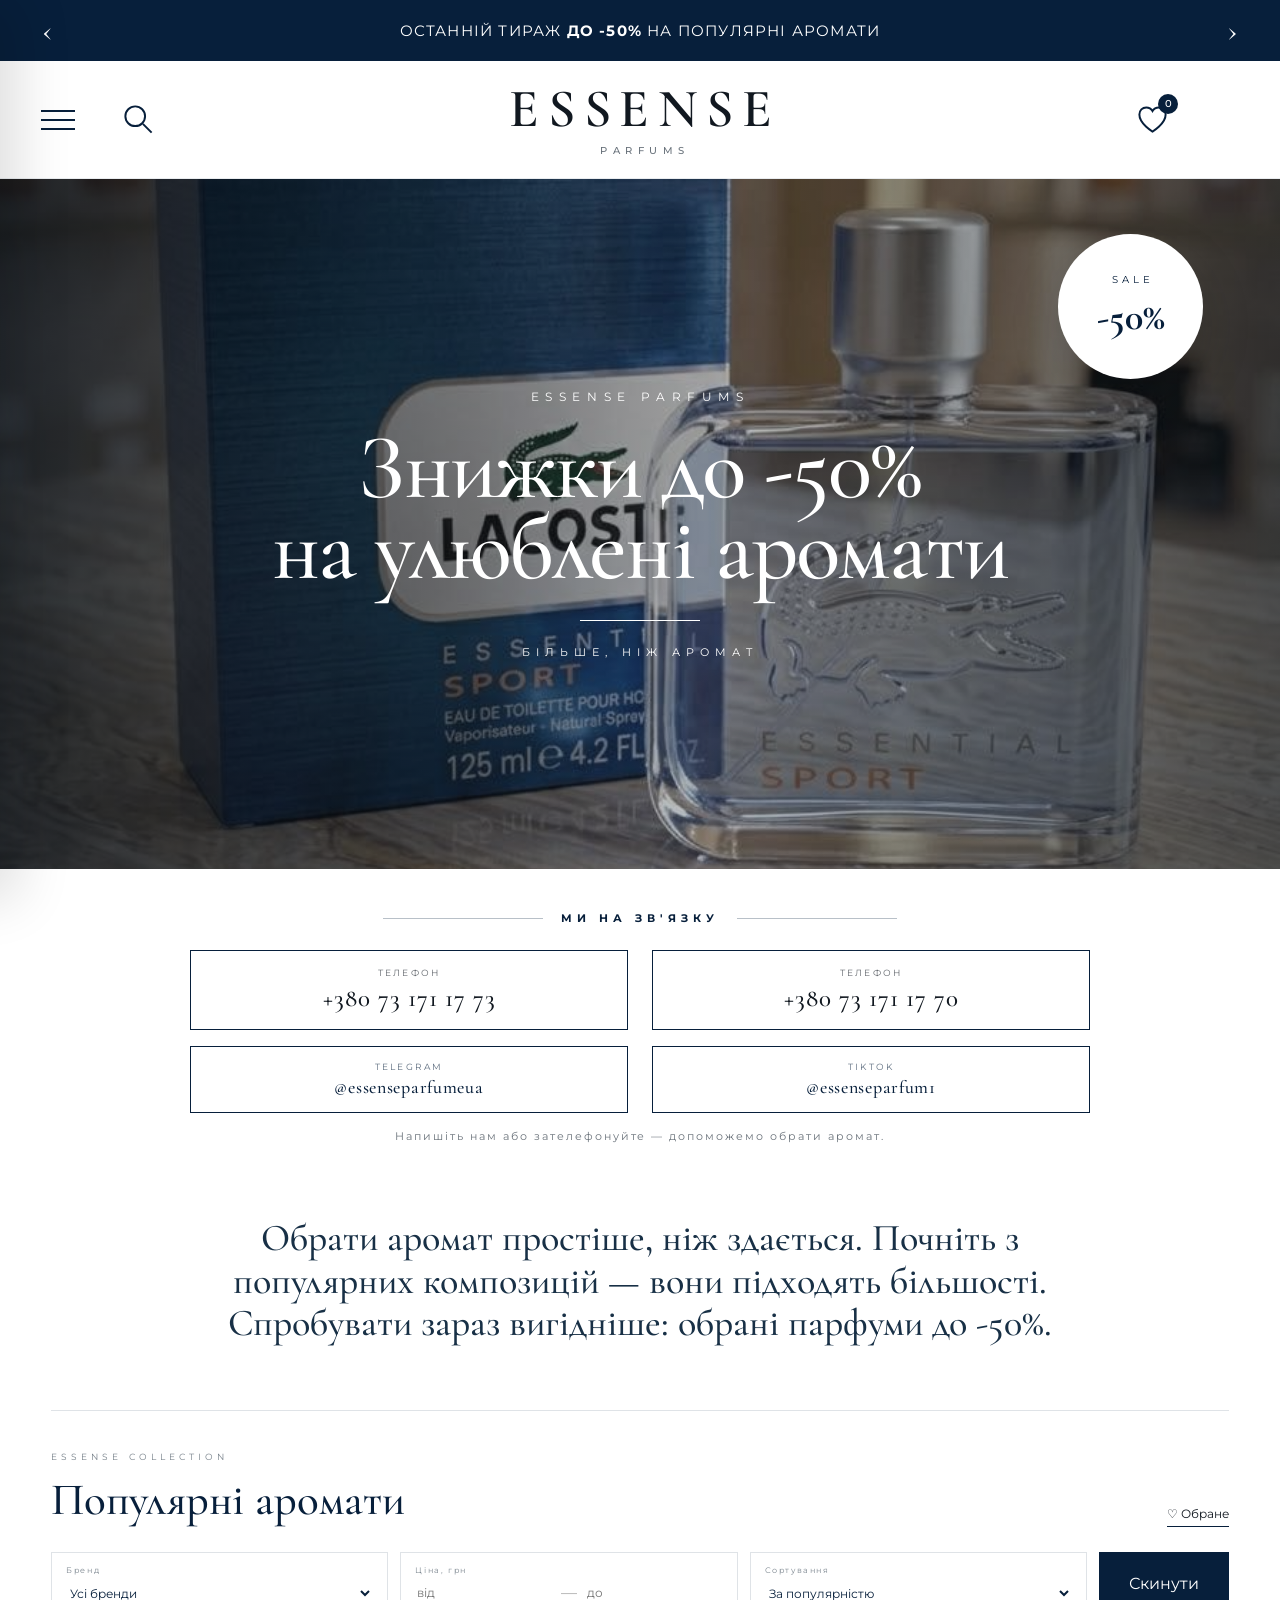
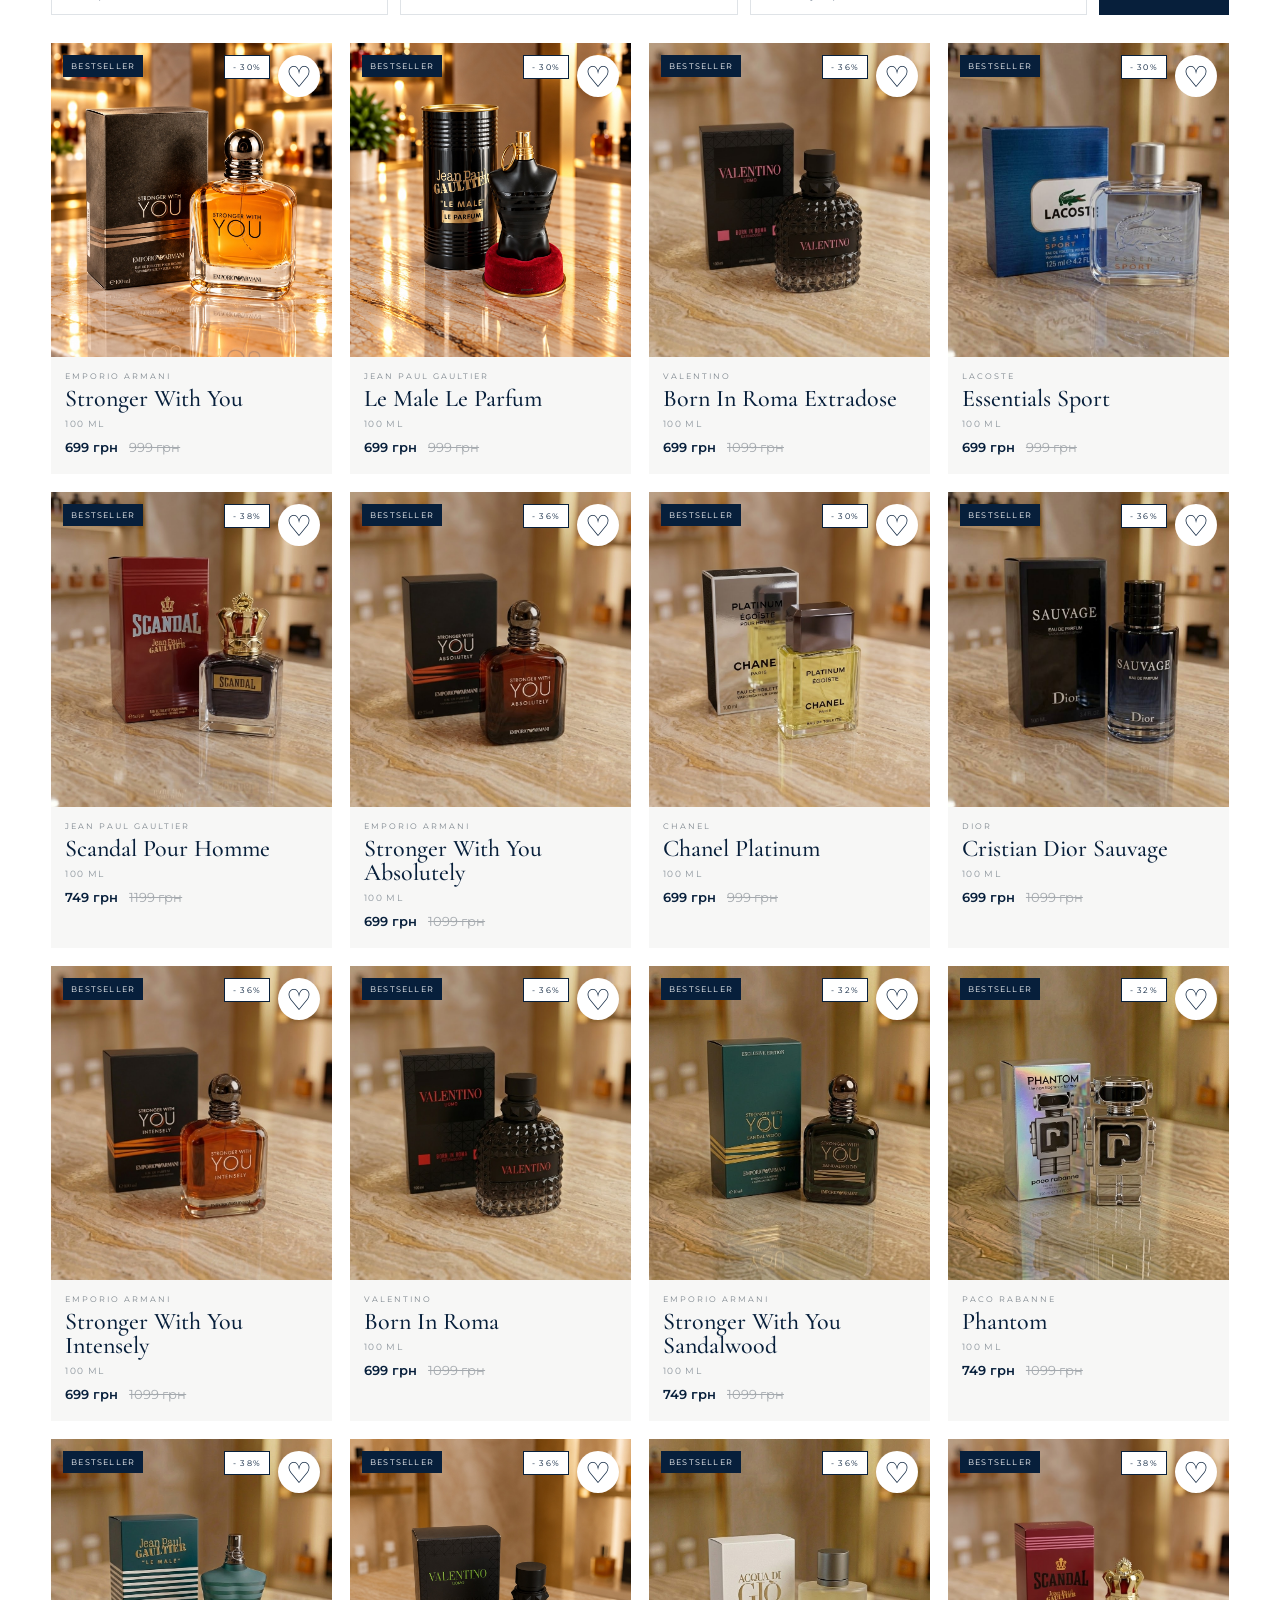
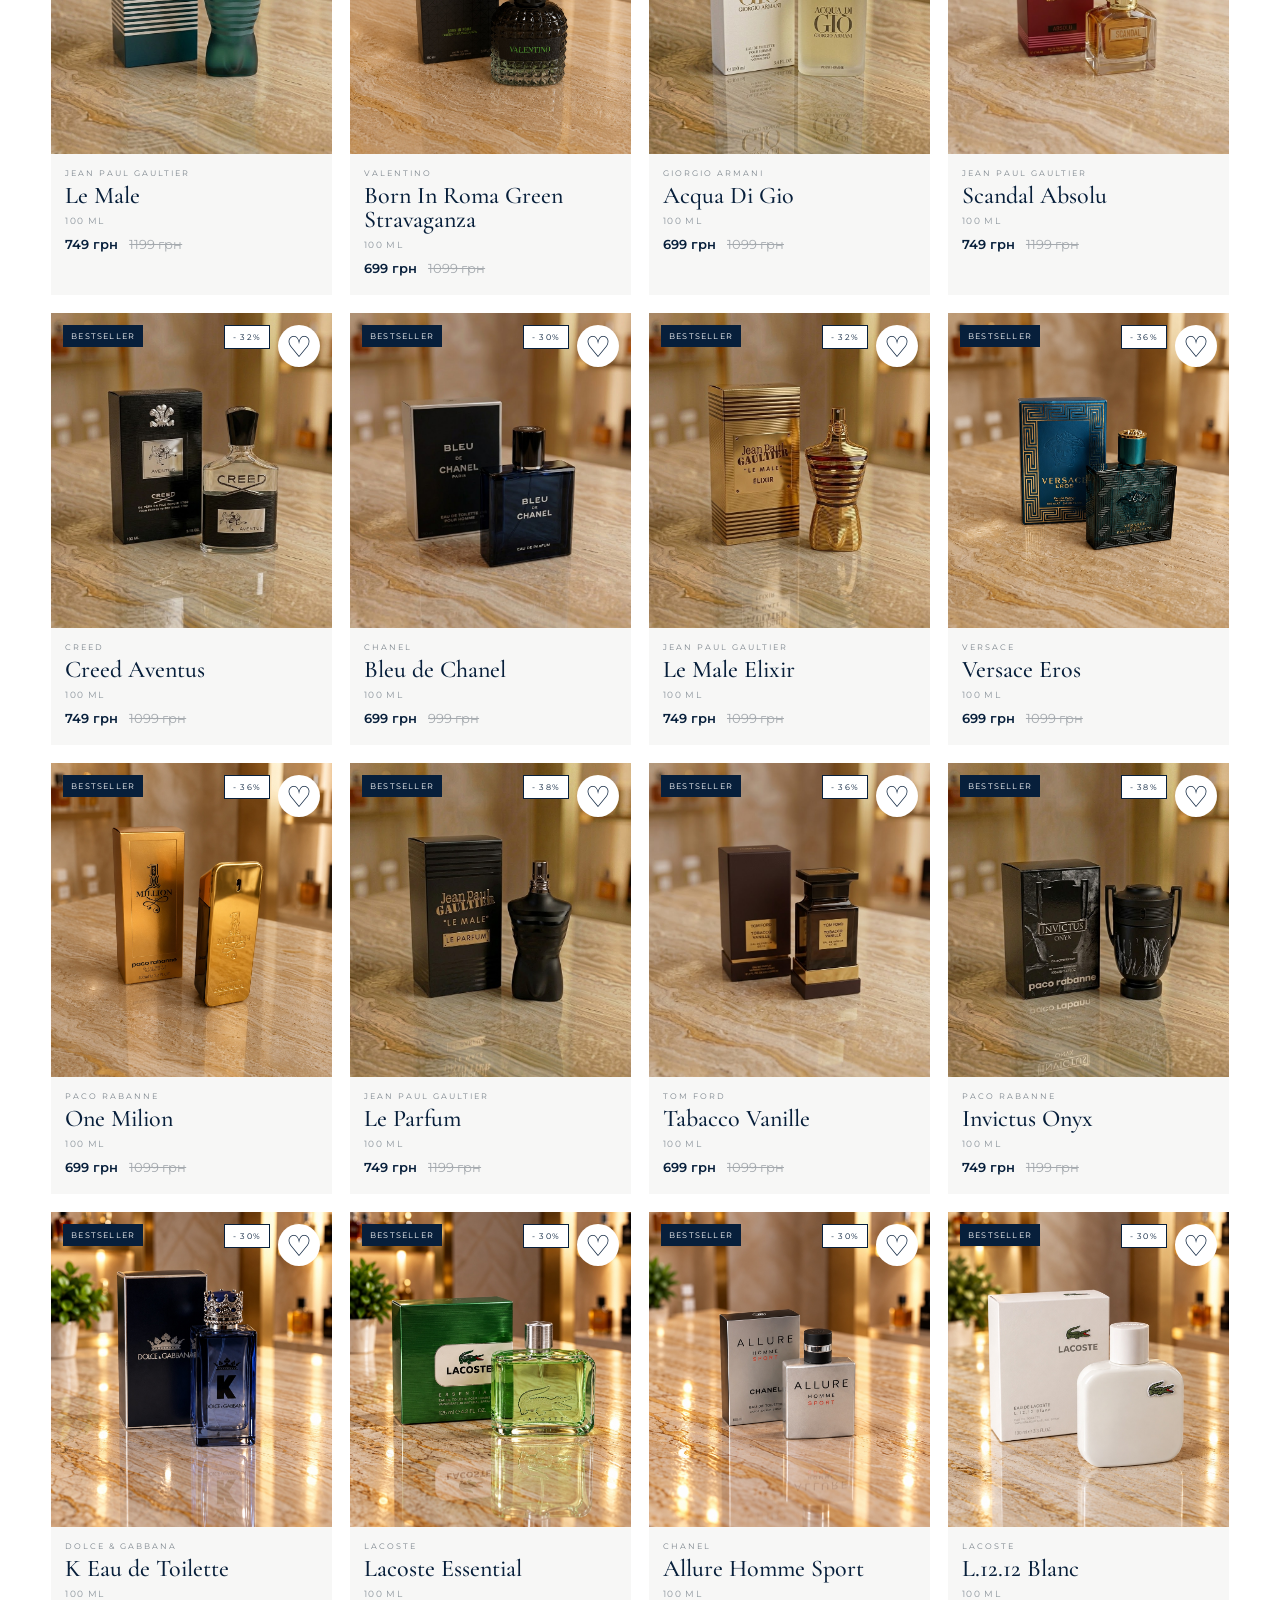
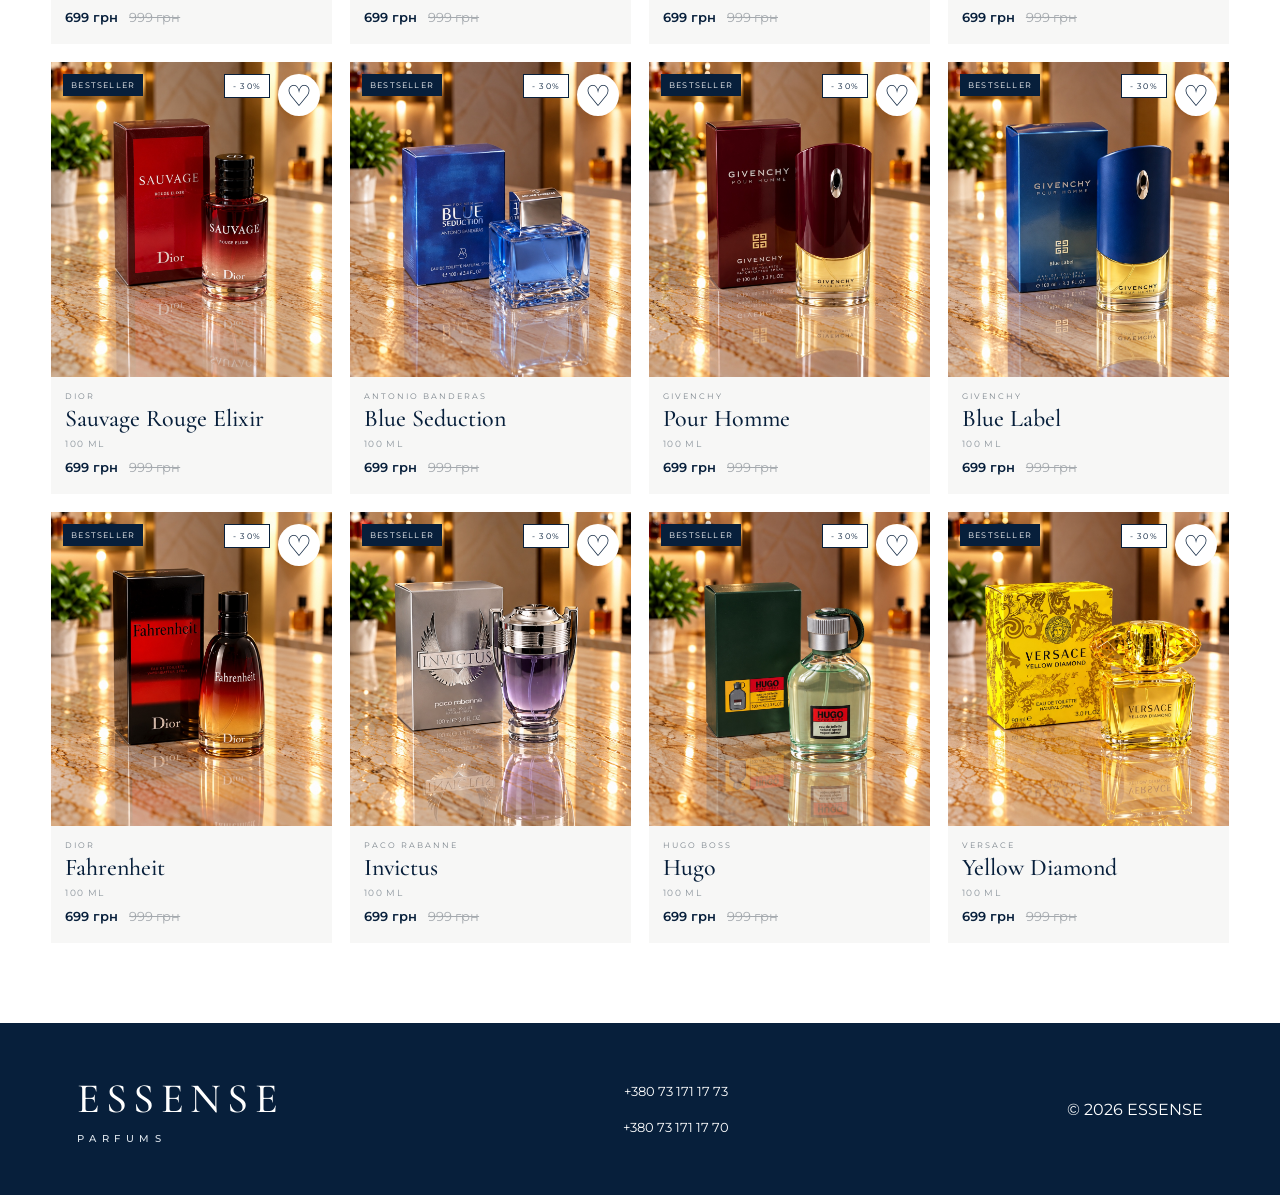
<file: index.html>
<!doctype html>
<html lang="uk">
<head>
<!-- Google tag (gtag.js) -->
<script async src="https://www.googletagmanager.com/gtag/js?id=G-Y0T70NH7CZ"></script>
<script>
  window.dataLayer = window.dataLayer || [];
  function gtag(){dataLayer.push(arguments);}
  gtag('js', new Date());
  gtag('config', 'G-Y0T70NH7CZ');
</script>
<meta charset="utf-8"><meta name="viewport" content="width=device-width,initial-scale=1,viewport-fit=cover">
<title>Essense-Інтернет магазин парфумів та ароматів</title>
<meta name="description" content="ESSENSE — парфуми та аромати. Знижки до 50%.">
<link rel="preconnect" href="https://fonts.googleapis.com"><link rel="preconnect" href="https://fonts.gstatic.com" crossorigin>
<link href="https://fonts.googleapis.com/css2?family=Cormorant+Garamond:wght@400;500;600;700&family=Montserrat:wght@400;500;600&display=swap" rel="stylesheet">
<link rel="stylesheet" href="style.css">
</head>
<body>
<div id="loader"><div class="loader-logo">ESSENSE</div><div class="loader-sub">PARFUMS</div><div class="loader-line"><span></span></div></div>

<div class="sale-bar"><button aria-label="Попередня">‹</button><span>ОСТАННІЙ ТИРАЖ <b>ДО -50%</b> НА ПОПУЛЯРНІ АРОМАТИ</span><button aria-label="Наступна">›</button></div>
<header class="site-header">
  <button class="header-icon menu-btn" id="menuBtn" aria-label="Меню"><i></i><i></i><i></i></button>
  <button class="header-icon search-btn" id="searchBtn" aria-label="Пошук"><svg viewBox="0 0 32 32"><circle cx="13" cy="13" r="9"></circle><path d="M20 20l8 8"></path></svg></button>
  <a class="brand-logo" href="index.html"><span>ESSENSE</span><small>PARFUMS</small></a>
  <a class="header-icon heart-link" href="favorites.html" aria-label="Обране"><svg viewBox="0 0 32 32"><path d="M16 27S4 20 4 11.5C4 7.5 6.8 5 10.3 5c2.4 0 4.6 1.4 5.7 3.3C17.1 6.4 19.3 5 21.7 5 25.2 5 28 7.5 28 11.5 28 20 16 27 16 27z"></path></svg><b id="favCount">0</b></a>
  
</header>

<div class="search-panel" id="searchPanel" aria-hidden="true"><div class="search-inner"><div class="search-top"><span class="search-label">ПОШУК</span><button id="closeSearch" type="button" aria-label="Закрити пошук">×</button></div><div class="search-field"><svg viewBox="0 0 32 32"><circle cx="13" cy="13" r="9"></circle><path d="M20 20l8 8"></path></svg><input id="searchInput" type="search" placeholder="Що ви шукаєте?" autocomplete="off"></div></div></div>
<div class="drawer-backdrop" id="drawerBackdrop"></div>
<aside class="drawer" id="drawer"><button id="closeDrawer">×</button><div class="drawer-logo">ESSENSE<small>PARFUMS</small></div><a href="index.html">Головна</a><a href="#catalog">Каталог</a><a href="favorites.html">Обране</a><a href="cart.html">Кошик</a><a href="#contacts">Контакти</a></aside>

<main>
<section class="hero">
  <div class="hero-photo"><img src="images/IMG_4388.jpeg" alt="ESSENSE аромат"></div>
  <div class="hero-shade"></div>
  <div class="sale-circle"><small>SALE</small><strong>-50%</strong></div>
  <div class="hero-copy"><p>ESSENSE PARFUMS</p><h1>Знижки до -50%<br>на улюблені аромати</h1><span></span><small>БІЛЬШЕ, НІЖ АРОМАТ</small></div>
</section>

<section class="contact-strip" id="contacts">
  <div class="section-kicker"><span></span><b>МИ НА ЗВ'ЯЗКУ</b><span></span></div>
  <div class="phones">
    <a href="tel:+380731711773"><small>ТЕЛЕФОН</small><strong>+380 73 171 17 73</strong></a>
    <a href="tel:+380731711770"><small>ТЕЛЕФОН</small><strong>+380 73 171 17 70</strong></a>
  </div>
  <div class="social-links">
    <a href="https://t.me/essenseparfumeua" target="_blank" rel="noopener"><span>TELEGRAM</span><strong>@essenseparfumeua</strong></a>
    <a href="https://www.tiktok.com/@essenseparfum1" target="_blank" rel="noopener"><span>TIKTOK</span><strong>@essenseparfum1</strong></a>
  </div>
  <p>Напишіть нам або зателефонуйте — допоможемо обрати аромат.</p>
</section>

<section class="intro"><p>Обрати аромат простіше, ніж здається. Почніть з популярних композицій — вони підходять більшості. Спробувати зараз вигідніше: обрані парфуми до -50%.</p></section>

<section id="catalog" class="catalog-section">
  <div class="catalog-title"><div><span>ESSENSE COLLECTION</span><h2>Популярні аромати</h2></div><a href="favorites.html">♡ Обране</a></div>
  <div class="mobile-controls"><button id="mobileFilter">☷ &nbsp; Фільтр</button><button id="mobileSort">↑↓ &nbsp; Сортувати</button></div>
  <div class="filters" id="filters"><div><label>Бренд</label><select id="brandFilter"><option value="all">Усі бренди</option></select></div><div><label>Ціна, грн</label><div class="price-inputs"><input id="minPrice" type="number" placeholder="від"><span>—</span><input id="maxPrice" type="number" placeholder="до"></div></div><div><label>Сортування</label><select id="sortFilter"><option value="default">За популярністю</option><option value="cheap">Від дешевих</option><option value="expensive">Від дорогих</option><option value="az">За назвою А–Я</option></select></div><button id="resetFilters">Скинути</button></div>
  <div id="searchInfo" class="search-info"></div><div id="products" class="grid"></div>
</section>
</main>
<footer><div class="footer-logo">ESSENSE <small>PARFUMS</small></div><div><a href="tel:+380731711773">+380 73 171 17 73</a><a href="tel:+380731711770">+380 73 171 17 70</a></div><p>© 2026 ESSENSE</p></footer>
<nav class="bottom-nav"><a href="index.html"><span>⌂</span>Головна</a><a href="index.html#catalog"><span>⌕</span>Пошук</a><a href="favorites.html"><span>♡</span>Обране</a><a href="cart.html"><span><svg class="nav-cart-svg" viewBox="0 0 32 32" aria-hidden="true"><path d="M4 6h4l2.2 14.2a2 2 0 0 0 2 1.8h10.7a2 2 0 0 0 2-1.7L27 10H9" fill="none" stroke="currentColor" stroke-width="1.8" stroke-linecap="round" stroke-linejoin="round"/><circle cx="13" cy="26" r="1.8" fill="currentColor"/><circle cx="23" cy="26" r="1.8" fill="currentColor"/></svg></span>Кошик</a></nav>
<div id="toast"></div><script src="script.js"></script>
</body></html>
</file>
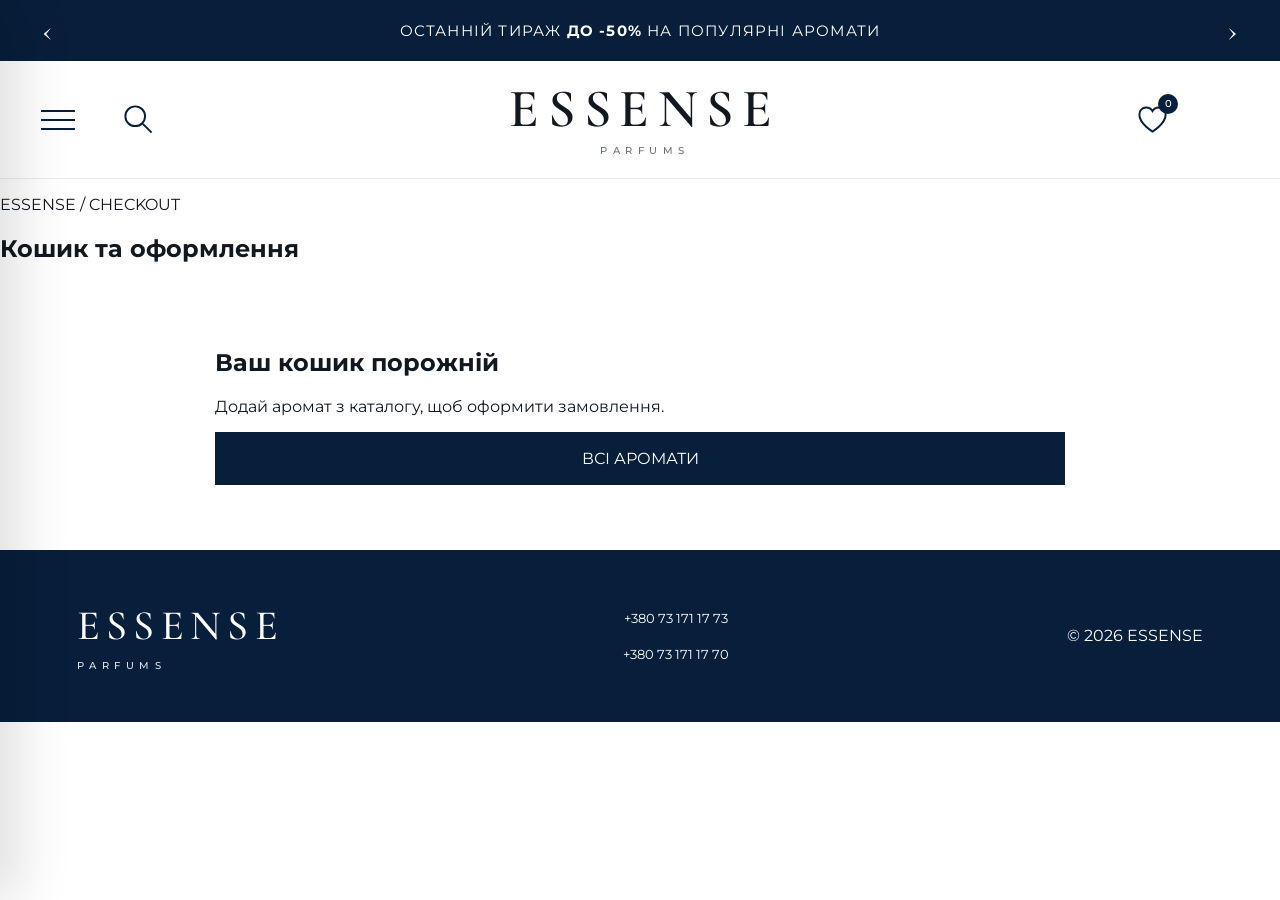
<file: cart.html>
<!doctype html><html lang="uk"><head><meta charset="utf-8"><meta name="viewport" content="width=device-width,initial-scale=1,viewport-fit=cover"><title>ESSENSE — Кошик</title><link rel="preconnect" href="https://fonts.googleapis.com"><link rel="preconnect" href="https://fonts.gstatic.com" crossorigin><link href="https://fonts.googleapis.com/css2?family=Cormorant+Garamond:wght@400;500;600;700&family=Montserrat:wght@400;500;600&display=swap" rel="stylesheet"><link rel="stylesheet" href="style.css"></head><body><div id="loader"><div class="loader-logo">ESSENSE</div><div class="loader-sub">PARFUMS</div><div class="loader-line"><span></span></div></div><div class="sale-bar"><button aria-label="Попередня">‹</button><span>ОСТАННІЙ ТИРАЖ <b>ДО -50%</b> НА ПОПУЛЯРНІ АРОМАТИ</span><button aria-label="Наступна">›</button></div>
<header class="site-header">
  <button class="header-icon menu-btn" id="menuBtn" aria-label="Меню"><i></i><i></i><i></i></button>
  <button class="header-icon search-btn" id="searchBtn" aria-label="Пошук"><svg viewBox="0 0 32 32"><circle cx="13" cy="13" r="9"></circle><path d="M20 20l8 8"></path></svg></button>
  <a class="brand-logo" href="index.html"><span>ESSENSE</span><small>PARFUMS</small></a>
  <a class="header-icon heart-link" href="favorites.html" aria-label="Обране"><svg viewBox="0 0 32 32"><path d="M16 27S4 20 4 11.5C4 7.5 6.8 5 10.3 5c2.4 0 4.6 1.4 5.7 3.3C17.1 6.4 19.3 5 21.7 5 25.2 5 28 7.5 28 11.5 28 20 16 27 16 27z"></path></svg><b id="favCount">0</b></a>
  
</header>
<div class="search-panel" id="searchPanel" aria-hidden="true"><div class="search-inner"><div class="search-top"><span class="search-label">ПОШУК</span><button id="closeSearch" type="button" aria-label="Закрити пошук">×</button></div><div class="search-field"><svg viewBox="0 0 32 32"><circle cx="13" cy="13" r="9"></circle><path d="M20 20l8 8"></path></svg><input id="searchInput" type="search" placeholder="Що ви шукаєте?" autocomplete="off"></div></div></div>
<div class="drawer-backdrop" id="drawerBackdrop"></div>
<aside class="drawer" id="drawer"><button id="closeDrawer">×</button><div class="drawer-logo">ESSENSE<small>PARFUMS</small></div><a href="index.html">Головна</a><a href="index.html#catalog">Каталог</a><a href="favorites.html">Обране</a><a href="cart.html">Кошик</a><a href="index.html#contacts">Контакти</a></aside><main><section class="section checkout-page"><p class="eyebrow">ESSENSE / CHECKOUT</p><h1 class="page-title">Кошик та оформлення</h1><div id="cart"></div></section></main><footer><div class="footer-logo">ESSENSE <small>PARFUMS</small></div><div><a href="tel:+380731711773">+380 73 171 17 73</a><a href="tel:+380731711770">+380 73 171 17 70</a></div><p>© 2026 ESSENSE</p></footer><nav class="bottom-nav"><a href="index.html"><span>⌂</span>Головна</a><a href="index.html#catalog"><span>⌕</span>Пошук</a><a href="favorites.html"><span>♡</span>Обране</a><a href="cart.html"><span><svg class="nav-cart-svg" viewBox="0 0 32 32" aria-hidden="true"><path d="M4 6h4l2.2 14.2a2 2 0 0 0 2 1.8h10.7a2 2 0 0 0 2-1.7L27 10H9" fill="none" stroke="currentColor" stroke-width="1.8" stroke-linecap="round" stroke-linejoin="round"/><circle cx="13" cy="26" r="1.8" fill="currentColor"/><circle cx="23" cy="26" r="1.8" fill="currentColor"/></svg></span>Кошик</a></nav><div id="toast"></div><script src="script.js"></script></body></html>
</file>
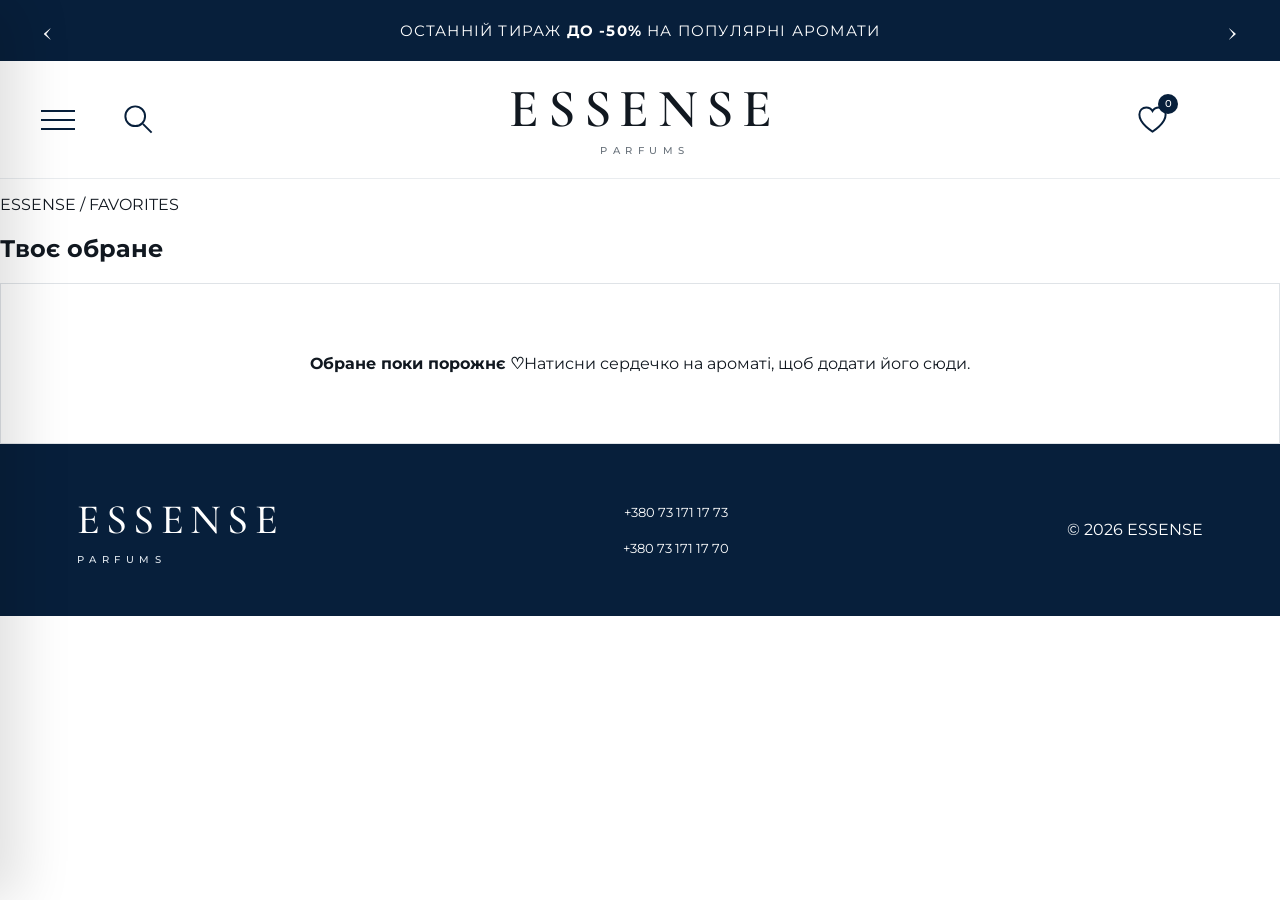
<file: favorites.html>
<!doctype html><html lang="uk"><head><meta charset="utf-8"><meta name="viewport" content="width=device-width,initial-scale=1,viewport-fit=cover"><title>ESSENSE — Обране</title><link rel="preconnect" href="https://fonts.googleapis.com"><link rel="preconnect" href="https://fonts.gstatic.com" crossorigin><link href="https://fonts.googleapis.com/css2?family=Cormorant+Garamond:wght@400;500;600;700&family=Montserrat:wght@400;500;600&display=swap" rel="stylesheet"><link rel="stylesheet" href="style.css"></head><body><div id="loader"><div class="loader-logo">ESSENSE</div><div class="loader-sub">PARFUMS</div><div class="loader-line"><span></span></div></div><div class="sale-bar"><button aria-label="Попередня">‹</button><span>ОСТАННІЙ ТИРАЖ <b>ДО -50%</b> НА ПОПУЛЯРНІ АРОМАТИ</span><button aria-label="Наступна">›</button></div>
<header class="site-header">
  <button class="header-icon menu-btn" id="menuBtn" aria-label="Меню"><i></i><i></i><i></i></button>
  <button class="header-icon search-btn" id="searchBtn" aria-label="Пошук"><svg viewBox="0 0 32 32"><circle cx="13" cy="13" r="9"></circle><path d="M20 20l8 8"></path></svg></button>
  <a class="brand-logo" href="index.html"><span>ESSENSE</span><small>PARFUMS</small></a>
  <a class="header-icon heart-link" href="favorites.html" aria-label="Обране"><svg viewBox="0 0 32 32"><path d="M16 27S4 20 4 11.5C4 7.5 6.8 5 10.3 5c2.4 0 4.6 1.4 5.7 3.3C17.1 6.4 19.3 5 21.7 5 25.2 5 28 7.5 28 11.5 28 20 16 27 16 27z"></path></svg><b id="favCount">0</b></a>
  
</header>
<div class="search-panel" id="searchPanel" aria-hidden="true"><div class="search-inner"><div class="search-top"><span class="search-label">ПОШУК</span><button id="closeSearch" type="button" aria-label="Закрити пошук">×</button></div><div class="search-field"><svg viewBox="0 0 32 32"><circle cx="13" cy="13" r="9"></circle><path d="M20 20l8 8"></path></svg><input id="searchInput" type="search" placeholder="Що ви шукаєте?" autocomplete="off"></div></div></div>
<div class="drawer-backdrop" id="drawerBackdrop"></div>
<aside class="drawer" id="drawer"><button id="closeDrawer">×</button><div class="drawer-logo">ESSENSE<small>PARFUMS</small></div><a href="index.html">Головна</a><a href="index.html#catalog">Каталог</a><a href="favorites.html">Обране</a><a href="cart.html">Кошик</a><a href="index.html#contacts">Контакти</a></aside><main><section class="section"><p class="eyebrow">ESSENSE / FAVORITES</p><h1 class="page-title">Твоє обране</h1><div id="favorites" class="grid"></div></section></main><footer><div class="footer-logo">ESSENSE <small>PARFUMS</small></div><div><a href="tel:+380731711773">+380 73 171 17 73</a><a href="tel:+380731711770">+380 73 171 17 70</a></div><p>© 2026 ESSENSE</p></footer><nav class="bottom-nav"><a href="index.html"><span>⌂</span>Головна</a><a href="index.html#catalog"><span>⌕</span>Пошук</a><a href="favorites.html"><span>♡</span>Обране</a><a href="cart.html"><span><svg class="nav-cart-svg" viewBox="0 0 32 32" aria-hidden="true"><path d="M4 6h4l2.2 14.2a2 2 0 0 0 2 1.8h10.7a2 2 0 0 0 2-1.7L27 10H9" fill="none" stroke="currentColor" stroke-width="1.8" stroke-linecap="round" stroke-linejoin="round"/><circle cx="13" cy="26" r="1.8" fill="currentColor"/><circle cx="23" cy="26" r="1.8" fill="currentColor"/></svg></span>Кошик</a></nav><div id="toast"></div><script src="script.js"></script></body></html>
</file>
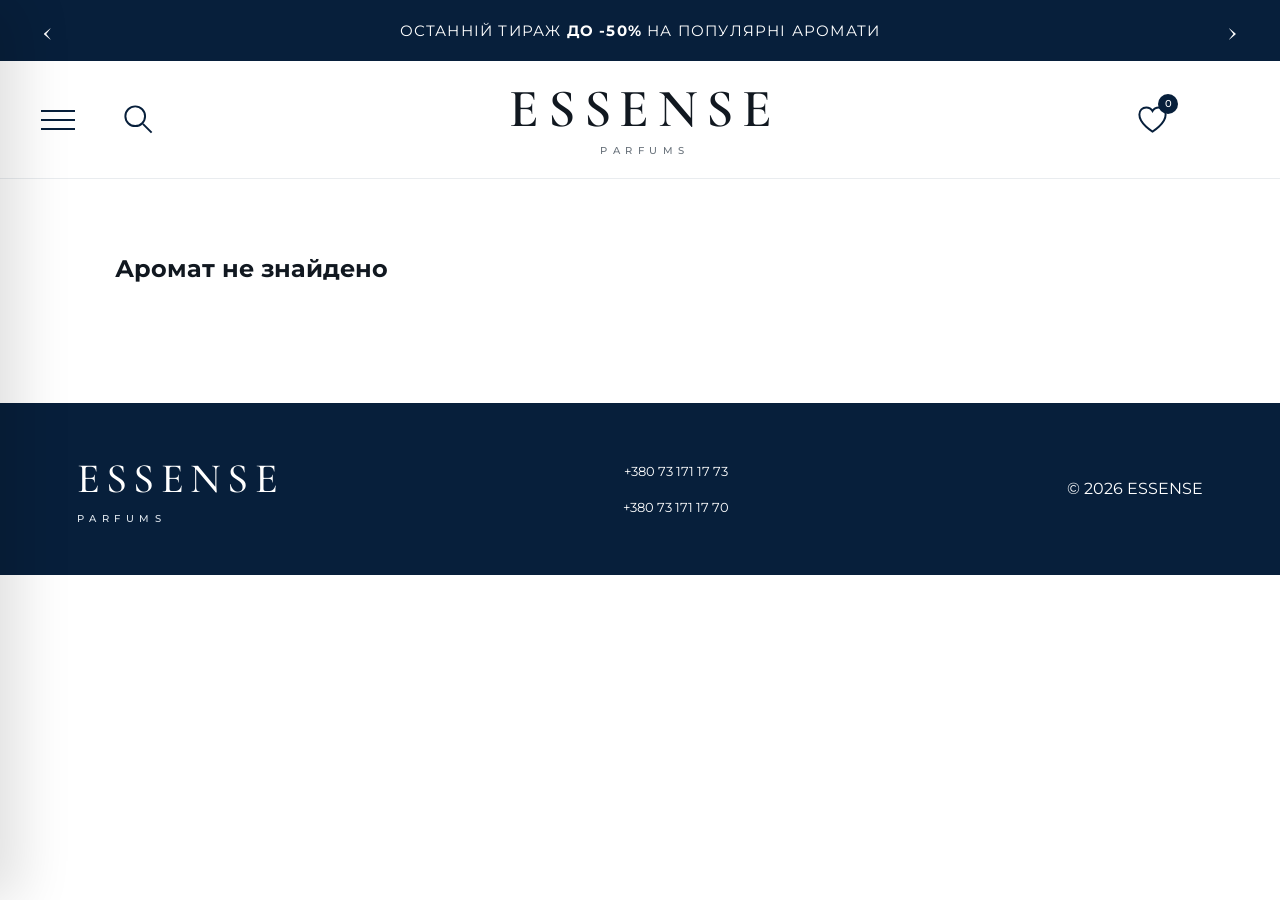
<file: product.html>
<!doctype html><html lang="uk"><head><meta charset="utf-8"><meta name="viewport" content="width=device-width,initial-scale=1,viewport-fit=cover"><title>ESSENSE — Аромат</title><link rel="preconnect" href="https://fonts.googleapis.com"><link rel="preconnect" href="https://fonts.gstatic.com" crossorigin><link href="https://fonts.googleapis.com/css2?family=Cormorant+Garamond:wght@400;500;600;700&family=Montserrat:wght@400;500;600&display=swap" rel="stylesheet"><link rel="stylesheet" href="style.css"></head><body><div id="loader"><div class="loader-logo">ESSENSE</div><div class="loader-sub">PARFUMS</div><div class="loader-line"><span></span></div></div><div class="sale-bar"><button aria-label="Попередня">‹</button><span>ОСТАННІЙ ТИРАЖ <b>ДО -50%</b> НА ПОПУЛЯРНІ АРОМАТИ</span><button aria-label="Наступна">›</button></div>
<header class="site-header">
  <button class="header-icon menu-btn" id="menuBtn" aria-label="Меню"><i></i><i></i><i></i></button>
  <button class="header-icon search-btn" id="searchBtn" aria-label="Пошук"><svg viewBox="0 0 32 32"><circle cx="13" cy="13" r="9"></circle><path d="M20 20l8 8"></path></svg></button>
  <a class="brand-logo" href="index.html"><span>ESSENSE</span><small>PARFUMS</small></a>
  <a class="header-icon heart-link" href="favorites.html" aria-label="Обране"><svg viewBox="0 0 32 32"><path d="M16 27S4 20 4 11.5C4 7.5 6.8 5 10.3 5c2.4 0 4.6 1.4 5.7 3.3C17.1 6.4 19.3 5 21.7 5 25.2 5 28 7.5 28 11.5 28 20 16 27 16 27z"></path></svg><b id="favCount">0</b></a>
  
</header>
<div class="search-panel" id="searchPanel" aria-hidden="true"><div class="search-inner"><div class="search-top"><span class="search-label">ПОШУК</span><button id="closeSearch" type="button" aria-label="Закрити пошук">×</button></div><div class="search-field"><svg viewBox="0 0 32 32"><circle cx="13" cy="13" r="9"></circle><path d="M20 20l8 8"></path></svg><input id="searchInput" type="search" placeholder="Що ви шукаєте?" autocomplete="off"></div></div></div>
<div class="drawer-backdrop" id="drawerBackdrop"></div>
<aside class="drawer" id="drawer"><button id="closeDrawer">×</button><div class="drawer-logo">ESSENSE<small>PARFUMS</small></div><a href="index.html">Головна</a><a href="index.html#catalog">Каталог</a><a href="favorites.html">Обране</a><a href="cart.html">Кошик</a><a href="index.html#contacts">Контакти</a></aside><main><section class="section"><div id="productPage" class="product-page"></div></section></main><footer><div class="footer-logo">ESSENSE <small>PARFUMS</small></div><div><a href="tel:+380731711773">+380 73 171 17 73</a><a href="tel:+380731711770">+380 73 171 17 70</a></div><p>© 2026 ESSENSE</p></footer><nav class="bottom-nav"><a href="index.html"><span>⌂</span>Головна</a><a href="index.html#catalog"><span>⌕</span>Пошук</a><a href="favorites.html"><span>♡</span>Обране</a><a href="cart.html"><span><svg class="nav-cart-svg" viewBox="0 0 32 32" aria-hidden="true"><path d="M4 6h4l2.2 14.2a2 2 0 0 0 2 1.8h10.7a2 2 0 0 0 2-1.7L27 10H9" fill="none" stroke="currentColor" stroke-width="1.8" stroke-linecap="round" stroke-linejoin="round"/><circle cx="13" cy="26" r="1.8" fill="currentColor"/><circle cx="23" cy="26" r="1.8" fill="currentColor"/></svg></span>Кошик</a></nav><div id="toast"></div><script src="script.js"></script></body></html>
</file>
<file: style.css>
:root{--navy:#071f3b;--navy2:#0d2d50;--ink:#111820;--muted:#68717a;--line:#dfe3e7;--paper:#fff;--soft:#f6f7f8;--serif:'Cormorant Garamond',Georgia,serif;--sans:'Montserrat',Arial,sans-serif}
*{box-sizing:border-box}html{scroll-behavior:smooth}body{margin:0;background:#fff;color:var(--ink);font-family:var(--sans);overflow-x:hidden}a{color:inherit;text-decoration:none}button,input,select{font:inherit}button{cursor:pointer}
#loader{position:fixed;inset:0;background:#fff;z-index:9999;display:flex;flex-direction:column;align-items:center;justify-content:center;transition:opacity .7s,visibility .7s}.loaded #loader{opacity:0;visibility:hidden}.loader-logo{font:600 64px/1 var(--serif);letter-spacing:.18em;color:var(--navy)}.loader-sub{font-size:10px;letter-spacing:.5em;margin:13px 0;color:#66717c}.loader-line{width:170px;height:1px;background:#d8dde2;overflow:hidden}.loader-line span{display:block;width:100%;height:100%;background:var(--navy);transform:translateX(-100%);animation:load 1.5s forwards}@keyframes load{to{transform:translateX(0)}}
.sale-bar{height:61px;background:var(--navy);color:#fff;display:flex;align-items:center;justify-content:space-between;padding:0 36px;font-size:15px;letter-spacing:.08em;text-align:center}.sale-bar button{border:0;background:none;color:#fff;font-size:35px;font-family:var(--serif);line-height:1}.sale-bar b{font-weight:700}
.site-header{height:118px;background:#fff;border-bottom:1px solid #e9ecef;display:grid;grid-template-columns:80px 70px 1fr 70px 70px;align-items:center;padding:0 34px;position:relative;z-index:50}.brand-logo{text-align:center;justify-self:center}.brand-logo span{display:block;font:600 54px/1 var(--serif);letter-spacing:.16em}.brand-logo small,.drawer-logo small,.footer-logo small{display:block;font:500 10px var(--sans);letter-spacing:.55em;color:#69727b;margin-top:8px}.header-icon{position:relative;width:48px;height:48px;display:flex;align-items:center;justify-content:center;background:none;border:0;color:var(--navy)}.header-icon svg{width:35px;height:35px;fill:none;stroke:currentColor;stroke-width:1.8}.header-icon b{position:absolute;right:-2px;top:-2px;min-width:20px;height:20px;padding:0 5px;border-radius:20px;background:var(--navy);color:#fff;font:500 10px/20px var(--sans);text-align:center}.menu-btn{flex-direction:column;gap:7px}.menu-btn i{width:34px;height:2px;background:var(--navy);display:block}.search-btn{justify-self:start}.heart-link{justify-self:end}.cart-link{justify-self:end}
.search-panel{position:fixed;left:0;right:0;top:179px;background:#fff;z-index:80;transform:translateY(-120%);transition:.4s;border-bottom:1px solid #ddd}.search-panel.open{transform:translateY(0)}.search-inner{height:115px;max-width:1100px;margin:auto;display:flex;align-items:center;gap:20px;padding:0 30px;position:relative}.search-inner svg{width:35px;stroke:var(--navy);fill:none;stroke-width:2}.search-inner input{border:0;border-bottom:2px solid var(--navy);outline:0;width:100%;font-size:23px;padding:12px 0;color:var(--ink)}.search-inner input::placeholder{color:#9ca3aa}.search-inner button{position:absolute;right:30px;top:12px;border:0;background:none;font-size:34px}.search-inner span{position:absolute;left:30px;right:30px;bottom:18px}
.drawer{position:fixed;z-index:90;left:0;top:0;bottom:0;width:min(360px,88vw);background:#fff;padding:45px 34px;transform:translateX(-100%);transition:.45s;box-shadow:20px 0 50px rgba(0,0,0,.12)}.drawer.open{transform:translateX(0)}.drawer>button{position:absolute;right:25px;top:20px;border:0;background:none;font-size:38px;color:var(--navy)}.drawer-logo{font:600 40px var(--serif);letter-spacing:.15em;color:var(--navy);margin:35px 0 45px}.drawer a{display:block;padding:18px 0;border-bottom:1px solid var(--line);font:500 22px var(--serif)}.drawer-backdrop{position:fixed;inset:0;background:rgba(4,15,27,.45);z-index:85;opacity:0;visibility:hidden;transition:.3s}.drawer-backdrop.open{opacity:1;visibility:visible}
.hero{height:min(690px,calc(100vh - 179px));min-height:540px;position:relative;overflow:hidden;background:#0a1623}.hero-photo,.hero-photo img{position:absolute;inset:0;width:100%;height:100%}.hero-photo img{object-fit:cover;object-position:center 55%;filter:saturate(.7) contrast(.9)}.hero-shade{position:absolute;inset:0;background:linear-gradient(90deg,rgba(3,13,23,.78),rgba(3,13,23,.2) 55%,rgba(3,13,23,.62))}.hero-copy{position:absolute;inset:0;display:flex;flex-direction:column;align-items:center;justify-content:center;text-align:center;color:#fff;padding:30px}.hero-copy p{font-size:12px;letter-spacing:.55em;margin:0 0 24px}.hero-copy h1{font:500 clamp(48px,8vw,92px)/.88 var(--serif);margin:0;letter-spacing:-.02em}.hero-copy span{display:block;width:120px;height:1px;background:#fff;margin:30px 0 24px}.hero-copy small{font-size:11px;letter-spacing:.55em}.sale-circle{position:absolute;right:6%;top:8%;width:145px;height:145px;border-radius:50%;background:#fff;color:var(--navy);display:flex;flex-direction:column;align-items:center;justify-content:center;box-shadow:0 20px 50px rgba(0,0,0,.18);animation:float 4s ease-in-out infinite}.sale-circle small{font-size:10px;letter-spacing:.4em;margin-left:.4em}.sale-circle strong{font:700 38px var(--serif);margin-top:8px}@keyframes float{50%{transform:translateY(-9px)}}
.contact-strip{padding:42px 5% 38px;text-align:center;background:#fff}.section-kicker{display:flex;align-items:center;gap:18px;justify-content:center;color:var(--navy);font-size:11px;letter-spacing:.45em}.section-kicker span{height:1px;background:#b8c0c8;width:160px}.phones{display:grid;grid-template-columns:1fr 1fr;gap:24px;max-width:900px;margin:25px auto 16px}.phones a{border:1px solid var(--navy);padding:16px 20px;display:flex;flex-direction:column;gap:5px;transition:.3s}.phones a:hover{background:var(--navy);color:#fff}.phones small{font-size:9px;letter-spacing:.25em;opacity:.65}.phones strong{font:500 25px var(--serif);letter-spacing:.04em}.contact-strip>p{font-size:11px;letter-spacing:.18em;color:#6c747c}.intro{padding:25px 7% 65px;text-align:center}.intro p{max-width:900px;margin:auto;font:500 clamp(25px,3vw,38px)/1.12 var(--serif);color:#183046}
.catalog-section{padding:0 4% 80px}.catalog-title{display:flex;justify-content:space-between;align-items:end;border-top:1px solid var(--line);padding-top:34px;margin-bottom:25px}.catalog-title span{font-size:9px;letter-spacing:.45em;color:#77818a}.catalog-title h2{font:500 45px var(--serif);margin:8px 0 0;color:var(--navy)}.catalog-title>a{border-bottom:1px solid var(--navy);padding-bottom:5px;font-size:12px}.mobile-controls{display:none}.filters{display:grid;grid-template-columns:1fr 1fr 1fr 130px;gap:12px;margin-bottom:28px}.filters>div{border:1px solid var(--line);padding:12px 14px}.filters label{display:block;font-size:8px;letter-spacing:.2em;color:#7d8790;margin-bottom:8px}.filters select,.filters input{width:100%;border:0;outline:0;background:#fff;color:var(--navy);font-size:12px}.price-inputs{display:flex;gap:8px;align-items:center}.price-inputs span{color:#aaa}.filters>button{border:1px solid var(--navy);background:var(--navy);color:#fff}.search-info{font-size:11px;color:#7b858d;margin-bottom:12px}.grid{display:grid;grid-template-columns:repeat(4,1fr);gap:18px}.card{position:relative;background:#f7f7f6;cursor:pointer;transition:transform .35s,box-shadow .35s}.card:hover{transform:translateY(-6px);box-shadow:0 18px 45px rgba(7,31,59,.12)}.card-img{aspect-ratio:1/1.12;overflow:hidden;background:#f1f1f1}.card-img img{width:100%;height:100%;object-fit:cover;display:block;transition:transform .7s}.card:hover .card-img img{transform:scale(1.05)}.card-body{padding:14px 14px 19px}.brand{font-size:8px;letter-spacing:.25em;color:#7c858d;margin-bottom:6px}.card h3{font:500 24px/1 var(--serif);margin:0 0 7px;color:var(--navy)}.volume{font-size:9px;letter-spacing:.15em;color:#8b949c}.price{font-size:13px;font-weight:600;margin-top:10px;color:var(--navy)}.old{text-decoration:line-through;color:#a4a9ae;font-weight:400;margin-left:7px}.heart{position:absolute;right:12px;top:12px;width:42px;height:42px;border:0;background:#fff;border-radius:50%;font-size:29px;line-height:42px;color:var(--navy);z-index:2}.heart.active{background:var(--navy);color:#fff}.sale-badge,.best-badge{position:absolute;top:12px;left:12px;background:var(--navy);color:#fff;padding:6px 8px;font-size:8px;letter-spacing:.15em;z-index:2}.sale-badge{left:auto;right:62px;background:#fff;color:var(--navy);border:1px solid var(--navy)}.empty-search{grid-column:1/-1;padding:70px;text-align:center;border:1px solid var(--line)}
footer{background:var(--navy);color:#fff;padding:50px 6%;display:flex;justify-content:space-between;align-items:center;gap:30px}.footer-logo{font:500 42px var(--serif);letter-spacing:.15em}.footer-logo small{color:#dfe6ed}.footer-logo+p{margin:0}.footer-logo~div{display:flex;gap:20px;flex-direction:column;text-align:center;font-size:13px}.bottom-nav{display:none}.toast{position:fixed;left:50%;bottom:30px;transform:translate(-50%,20px);opacity:0;pointer-events:none;background:var(--navy);color:#fff;padding:13px 20px;z-index:200;font-size:12px;transition:.3s}.toast.show{opacity:1;transform:translate(-50%,0)}#toast{position:fixed;left:50%;bottom:25px;transform:translate(-50%,25px);opacity:0;background:var(--navy);color:#fff;padding:13px 20px;z-index:300;transition:.3s;font-size:11px;white-space:nowrap}#toast.show{opacity:1;transform:translate(-50%,0)}
/* inner pages */
.product-page{max-width:1100px;margin:55px auto 100px;padding:0 25px;display:grid;grid-template-columns:1fr 1fr;gap:60px}.product-photo{position:relative;background:#f5f5f4}.product-photo img{width:100%;display:block}.product-info{padding-top:35px}.product-info h1{font:500 58px/1 var(--serif);color:var(--navy);margin:10px 0}.product-info .price{font-size:20px;margin:20px 0}.desc{color:#66717b;line-height:1.7}.notes{display:flex;gap:8px;flex-wrap:wrap;margin:25px 0}.note{border:1px solid var(--line);padding:9px 12px;font-size:10px}.gold-btn,.ghost-btn{display:block;text-align:center;padding:16px 20px;border:1px solid var(--navy);margin-top:10px}.gold-btn{background:var(--navy);color:#fff}.ghost-btn{color:var(--navy)}.empty-cart,.checkout,.cart-list,.order-success{max-width:900px;margin:40px auto;padding:25px}.cart-list{border-top:1px solid var(--line)}.cart-row{display:flex;justify-content:space-between;gap:20px;padding:18px 0;border-bottom:1px solid var(--line)}.cart-item{display:flex;gap:15px}.cart-item img{width:80px;height:90px;object-fit:cover}.qty{display:flex;gap:8px;align-items:center;margin-top:8px}.qty button{border:1px solid var(--line);background:#fff;padding:5px 9px}.remove{border:0!important}.cart-total{max-width:900px;margin:20px auto;padding:0 25px;font:500 30px var(--serif);color:var(--navy)}.checkout{border:1px solid var(--line)}.checkout input{display:block;width:100%;padding:15px;border:1px solid var(--line);margin:10px 0;outline:0}.success-icon{font-size:50px;color:var(--navy)}

.social-links{display:grid;grid-template-columns:1fr 1fr;gap:24px;max-width:900px;margin:0 auto 16px}.social-links a{border:1px solid var(--navy);padding:14px 20px;display:flex;flex-direction:column;gap:4px;text-decoration:none;color:var(--navy);transition:.3s}.social-links a:hover{background:var(--navy);color:#fff}.social-links span{font-size:9px;letter-spacing:.25em;opacity:.65}.social-links strong{font:500 18px var(--serif);letter-spacing:.04em}
@media(max-width:800px){.sale-bar{height:61px;padding:0 20px;font-size:12px;line-height:1.35}.site-header{height:106px;padding:0 24px;grid-template-columns:52px 52px 1fr 52px 52px}.brand-logo span{font-size:40px}.brand-logo small{font-size:8px;margin-top:6px}.header-icon{width:42px}.header-icon svg{width:30px}.menu-btn i{width:28px}.search-panel{top:167px}.hero{height:calc(100svh - 167px);min-height:560px;max-height:780px}.hero-photo img{object-position:center}.hero-copy h1{font-size:54px}.hero-copy p{font-size:10px}.sale-circle{width:115px;height:115px;right:6%;top:5%}.sale-circle strong{font-size:31px}.phones{gap:10px}.phones a{padding:14px 8px}.phones strong{font-size:17px}.social-links{gap:10px}.social-links a{padding:13px 8px}.social-links strong{font-size:14px}.social-links span{font-size:8px}
.contact-strip{padding:34px 4% 30px}.section-kicker{font-size:9px;letter-spacing:.3em}.section-kicker span{width:65px}.intro{padding:15px 7% 42px}.intro p{font-size:27px}.catalog-section{padding:0 4% 100px}.catalog-title h2{font-size:37px}.catalog-title>a{display:none}.mobile-controls{display:grid;grid-template-columns:1fr 1fr;gap:12px;margin-bottom:12px}.mobile-controls button{background:#fff;border:1px solid var(--navy);padding:15px;color:var(--navy)}.filters{display:none;grid-template-columns:1fr 1fr;padding:15px;border:1px solid var(--line);margin-bottom:18px}.filters.open{display:grid}.filters>button{grid-column:1/-1;height:44px}.grid{grid-template-columns:repeat(2,1fr);gap:9px}.card-body{padding:11px 10px 15px}.card h3{font-size:20px}.heart{width:38px;height:38px;line-height:38px;font-size:27px;right:7px;top:7px}.sale-badge{right:52px}.best-badge,.sale-badge{top:7px;left:7px}.sale-badge{left:auto;right:52px}.bottom-nav{position:fixed;display:grid;grid-template-columns:repeat(4,1fr);left:0;right:0;bottom:0;height:78px;background:rgba(255,255,255,.97);border-top:1px solid #ddd;z-index:70;padding-bottom:env(safe-area-inset-bottom)}.bottom-nav a{display:flex;flex-direction:column;align-items:center;justify-content:center;gap:4px;font-size:10px;color:#59636d}.bottom-nav span{font:30px/1 var(--serif);color:var(--navy)}footer{padding:40px 25px 100px;display:block;text-align:center}.footer-logo{font-size:35px;margin-bottom:20px}.footer-logo~div{gap:10px}.product-page{grid-template-columns:1fr;gap:25px;margin-top:20px}.product-info h1{font-size:45px}.product-photo{order:0}.product-info{order:1}.cart-row{align-items:flex-start}.cart-row>strong{font-size:12px}.empty-cart,.checkout{padding:20px;margin:20px 15px}.cart-total{padding:0 20px}}
@media(max-width:430px){.sale-bar span{max-width:300px}.site-header{padding:0 14px;grid-template-columns:45px 42px 1fr 42px 42px}.brand-logo span{font-size:33px;letter-spacing:.13em}.brand-logo small{font-size:7px}.hero-copy h1{font-size:48px}.hero-copy span{margin:24px 0 18px}.phones strong{font-size:14px}.intro p{font-size:24px}.catalog-title h2{font-size:34px}.card h3{font-size:18px}.price{font-size:12px}.old{display:block;margin:3px 0 0}.sale-badge{display:none}}

/* SEARCH PANEL — clean mobile editorial design */
.search-panel{position:fixed;inset:0;top:167px;background:rgba(7,31,59,.18);backdrop-filter:blur(2px);-webkit-backdrop-filter:blur(2px);z-index:200;opacity:0;visibility:hidden;transform:none;transition:opacity .25s ease,visibility .25s ease;}
.search-panel.open{opacity:1;visibility:visible;transform:none;}
.search-inner{height:auto;max-width:none;margin:0;background:#fff;border-bottom:1px solid #dfe3e7;padding:0 22px 26px;box-shadow:0 14px 35px rgba(7,31,59,.10);transform:translateY(-18px);transition:transform .3s ease;}
.search-panel.open .search-inner{transform:translateY(0);}
.search-top{height:64px;display:flex;align-items:center;justify-content:space-between;border-bottom:1px solid #eef0f2;}
.search-label{font:500 11px var(--sans);letter-spacing:.28em;color:var(--navy);}
.search-top button{position:static;width:42px;height:42px;border:0;background:none;color:var(--navy);font:300 38px/1 var(--sans);padding:0;}
.search-field{height:72px;margin-top:18px;border-bottom:2px solid var(--navy);display:flex;align-items:center;gap:16px;}
.search-field svg{width:30px;height:30px;flex:0 0 30px;stroke:var(--navy);fill:none;stroke-width:1.8;}
.search-field input{border:0!important;outline:0;width:100%;height:100%;background:#fff;font:400 21px var(--sans);padding:0;color:var(--ink);}
.search-field input::placeholder{color:#a0a7ae;}
body.search-open{overflow:hidden;}
@media(min-width:801px){.search-panel{top:179px}.search-inner{padding:0 40px 30px}.search-field{max-width:900px;margin:18px auto 0}.search-top{max-width:900px;margin:auto;}}
@media(max-width:800px){.search-panel{top:167px}.search-inner{padding:0 20px 22px}.search-top{height:58px}.search-field{height:62px;margin-top:14px}.search-field input{font-size:19px}.search-top button{font-size:34px}}
/* COMPACT MOBILE BOTTOM NAV */
@media (max-width:800px){
  .bottom-nav{height:58px;min-height:58px;padding:0 2px env(safe-area-inset-bottom);}
  .bottom-nav a{gap:2px;font-size:8px;line-height:1.1;}
  .bottom-nav span{font-size:23px;line-height:.95;}
}

/* Final stability fixes */
.header-icon.cart-link svg{width:30px!important;height:25px!important;max-width:30px;display:block;}
.ghost-btn{background:#fff;cursor:pointer;font:inherit;}
@media(max-width:800px){.site-header{min-height:106px}.header-icon.cart-link svg{width:28px!important;height:23px!important}.bottom-nav{height:58px!important}.bottom-nav span{font-size:23px!important}.bottom-nav a{font-size:8px!important}}

/* Compact header: cart is available in bottom navigation only. */
.header-icon.cart-link{display:none!important;}

/* FINAL: never render a text/emoji cart icon; use only this compact SVG. */
.bottom-nav .nav-cart-svg{width:25px!important;height:25px!important;display:block;overflow:visible;color:var(--navy)}
.bottom-nav a:last-child span{font-family:Arial,sans-serif!important;font-size:0!important;line-height:1!important}
@media(max-width:800px){.bottom-nav .nav-cart-svg{width:23px!important;height:23px!important}}
</file>
